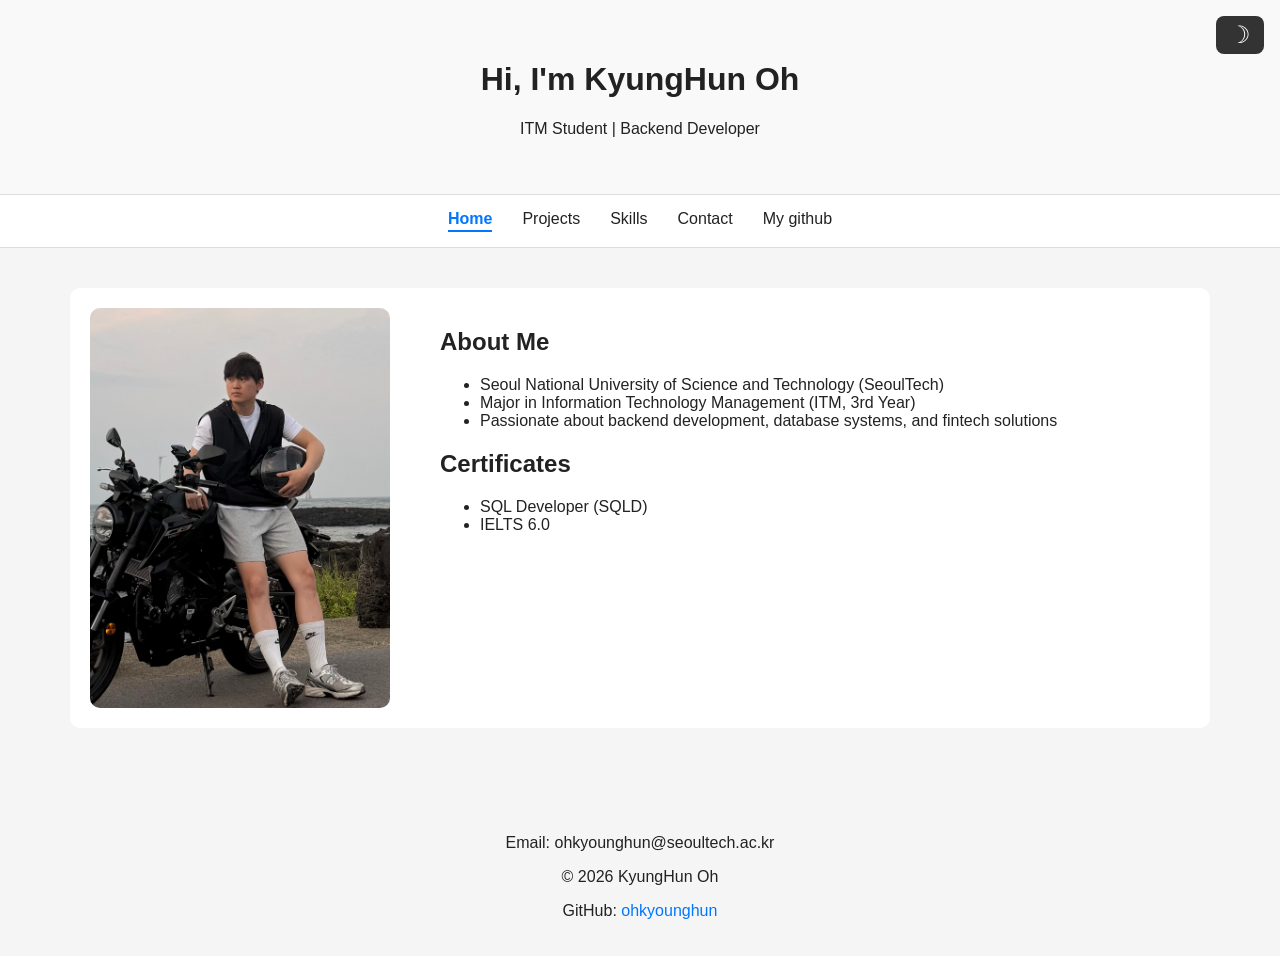
<file: index.html>
<!DOCTYPE html> <!-- Tells the browser this is an HTML5 document -->
<html lang="en"> <!-- Sets the page language to English -->

<head>
    <meta charset="UTF-8"> <!-- Supports all characters including Korean -->
    <meta name="viewport" content="width=device-width, initial-scale=1.0"> <!-- Makes the page responsive on mobile -->
    <title>My portfolio</title>
    <link rel="stylesheet" href="styles.css"> <!-- Link to external CSS file -->
    <script src="script.js" defer></script>
    <!-- Link to external JavaScript file, defer loads it after HTML parsing -->
</head>

<body>
    <!-- header: semantic tag for the top section of the page -->
    <header>
        <h1>Hi, I'm KyungHun Oh</h1> <!-- h1: the most important heading on the page -->
        <p>ITM Student | Backend Developer</p>
    </header>

    <!-- nav: semantic tag for the navigation bar -->
    <nav>
        <a href="index.html" class="active">Home</a> <!-- class="active" marks the current page link -->
        <a href="projects.html">Projects</a>
        <a href="skills.html">Skills</a>
        <a href="contact.html">Contact</a>
        <a href="github.html">My github</a>
        <button id="theme-btn">☽</button>
    </nav>

    <!-- main: semantic tag for the main content of the page -->
    <main>
        <section class="home-section">
            <img src="images/IMG_0297.jpg" alt="KyungHun Oh profile photo">
            <div>
                <h2>About Me</h2> <!-- h2: second level heading, used inside sections -->
                <ul> <!-- ul: unordered list (bullet points) -->
                    <li>Seoul National University of Science and Technology (SeoulTech)</li>
                    <li>Major in Information Technology Management (ITM, 3rd Year)</li>
                    <li>Passionate about backend development, database systems, and fintech solutions</li>
                </ul>
                <h2>Certificates</h2>
                <ul>
                    <li>SQL Developer (SQLD)</li>
                    <li>IELTS 6.0</li>
                </ul>
            </div>
        </section>
    </main>

    <!-- footer: semantic tag for the bottom section of the page -->
    <footer>
        <p>Email: ohkyounghun@seoultech.ac.kr</p>
        <p>© 2026 KyungHun Oh</p>
        <p>
            <!-- target="_blank": opens link in a new tab
                 rel="noopener noreferrer": security setting for external links -->
            GitHub: <a href="https://github.com/ohkyounghun" target="_blank" rel="noopener noreferrer">ohkyounghun</a>
        </p>
    </footer>
</body>

</html>
</file>
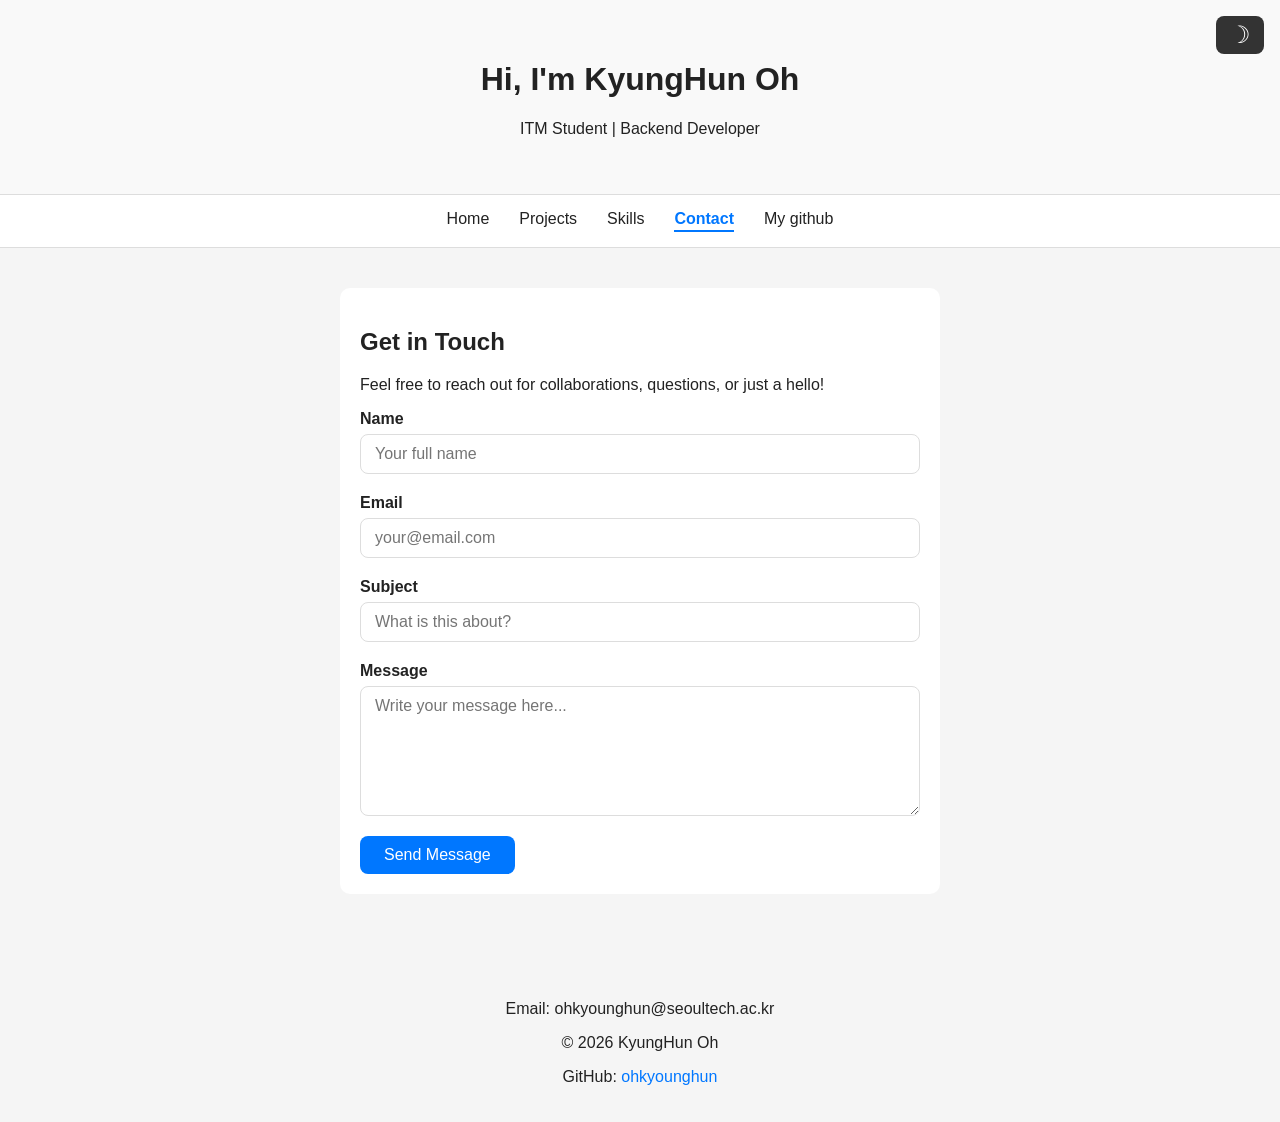
<file: contact.html>
<!DOCTYPE html>
<html lang="en">

<head>
    <meta charset="UTF-8">
    <meta name="viewport" content="width=device-width, initial-scale=1.0">
    <title>My Contact</title>
    <link rel="stylesheet" href="styles.css">
    <script src="script.js" defer></script>
</head>

<body>
    <header>
        <h1>Hi, I'm KyungHun Oh</h1>
        <p>ITM Student | Backend Developer</p>
    </header>

    <nav>
        <a href="index.html">Home</a>
        <a href="projects.html">Projects</a>
        <a href="skills.html">Skills</a>
        <a href="contact.html" class="active">Contact</a> <!-- class="active" marks the current page link -->
        <a href="github.html">My github</a>
        <button id="theme-btn">☽</button>
    </nav>

    <main>
        <!-- .contact-container: centers the form and limits its width to 600px -->
        <div class="contact-container">
            <section>
                <h2>Get in Touch</h2>
                <p>Feel free to reach out for collaborations, questions, or just a hello!</p>

                <!-- form: user input area (non-functional at this stage, layout only) -->
                <form>
                    <!-- .form-group: groups one label and one input together vertically -->
                    <div class="form-group">
                        <!-- for="name" connects this label to the input with id="name"
                             Clicking the label will focus the input -->
                        <label for="name">Name</label>
                        <input type="text" id="name" name="name" placeholder="Your full name">
                    </div>

                    <div class="form-group">
                        <!-- type="email": browser will validate the email format -->
                        <label for="email">Email</label>
                        <input type="email" id="email" name="email" placeholder="your@email.com">
                    </div>

                    <div class="form-group">
                        <label for="subject">Subject</label>
                        <input type="text" id="subject" name="subject" placeholder="What is this about?">
                        <!-- single-line text input -->
                    </div>

                    <div class="form-group">
                        <!-- textarea: multi-line text input, rows sets the initial height -->
                        <label for="message">Message</label>
                        <textarea id="message" name="message" rows="6"
                            placeholder="Write your message here..."></textarea>
                        <!-- multi-line text input -->
                    </div>

                    <!-- type="submit": submits the form when clicked -->
                    <button type="submit" class="submit-btn">Send Message</button>
                </form>
            </section>
        </div>
    </main>

    <footer>
        <p>Email: ohkyounghun@seoultech.ac.kr</p>
        <p>© 2026 KyungHun Oh</p>
        <p>
            GitHub: <a href="https://github.com/ohkyounghun" target="_blank" rel="noopener noreferrer">ohkyounghun</a>
        </p>
    </footer>
</body>

</html>
</file>
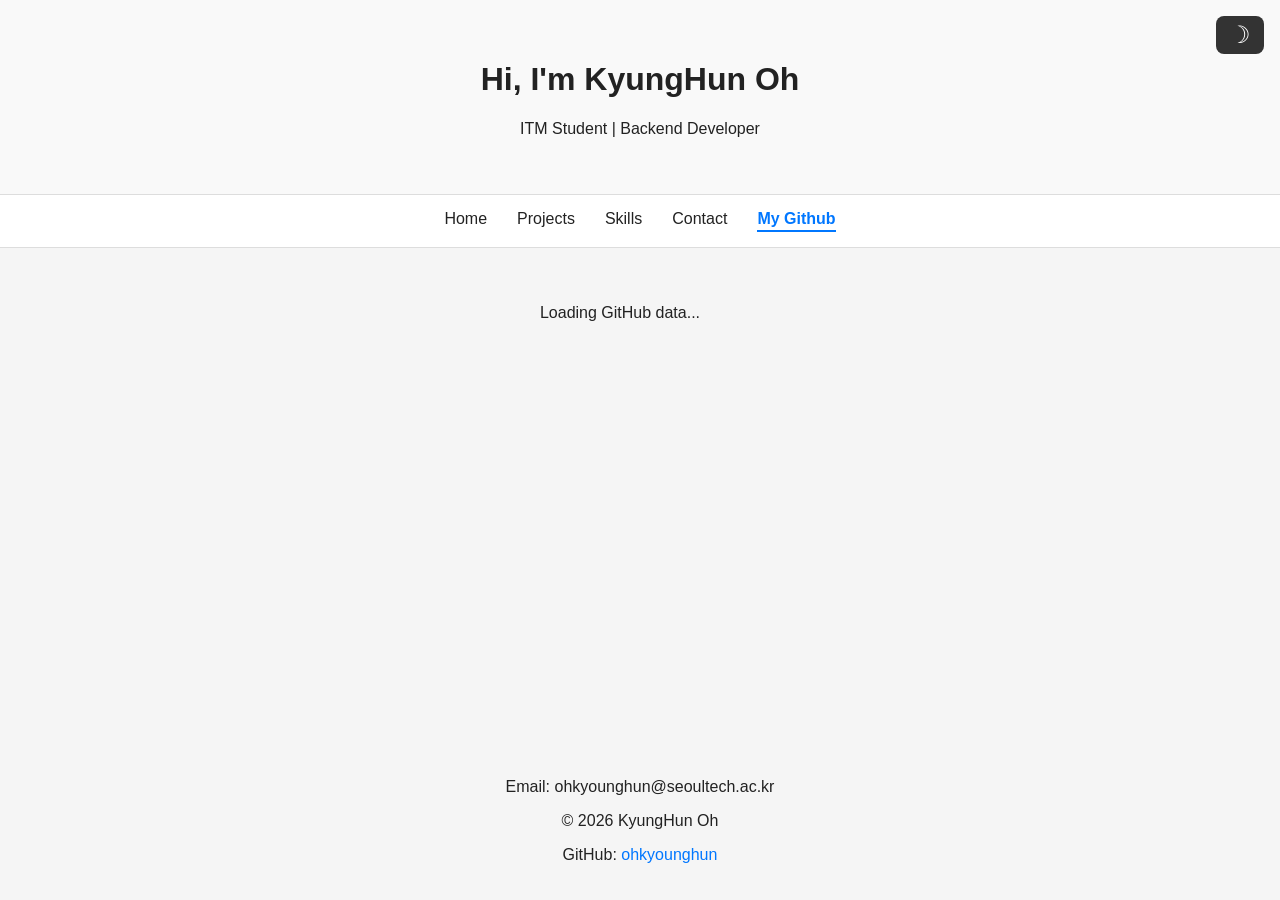
<file: github.html>
<!DOCTYPE html>
<html lang="en">

<head>
    <meta charset="UTF-8">
    <meta name="viewport" content="width=device-width, initial-scale=1.0">
    <title>My github</title>
    <link rel="stylesheet" href="styles.css">
    <script src="script.js" defer></script>
</head>

<body>

    <header>
        <h1>Hi, I'm KyungHun Oh</h1> <!-- h1: the most important heading on the page -->
        <p>ITM Student | Backend Developer</p>
    </header>

    <nav>
        <a href="index.html">Home</a>
        <a href="projects.html">Projects</a>
        <a href="skills.html">Skills</a>
        <a href="contact.html">Contact</a>
        <a href="github.html" class="active">My Github</a> <!-- class="active" marks the current page link -->
        <button id="theme-btn">☽</button>
    </nav>

    <main>

        <p id="status-message">Loading GitHub data...</p>

        <div class="github-container">

            <div id="profile"></div>

            <div id="repos"></div>

        </div>
    </main>

    <footer>
        <p>Email: ohkyounghun@seoultech.ac.kr</p>
        <p>© 2026 KyungHun Oh</p>
        <p>
            GitHub: <a href="https://github.com/ohkyounghun" target="_blank" rel="noopener noreferrer">ohkyounghun</a>
        </p>
    </footer>
</body>

</html>
</file>
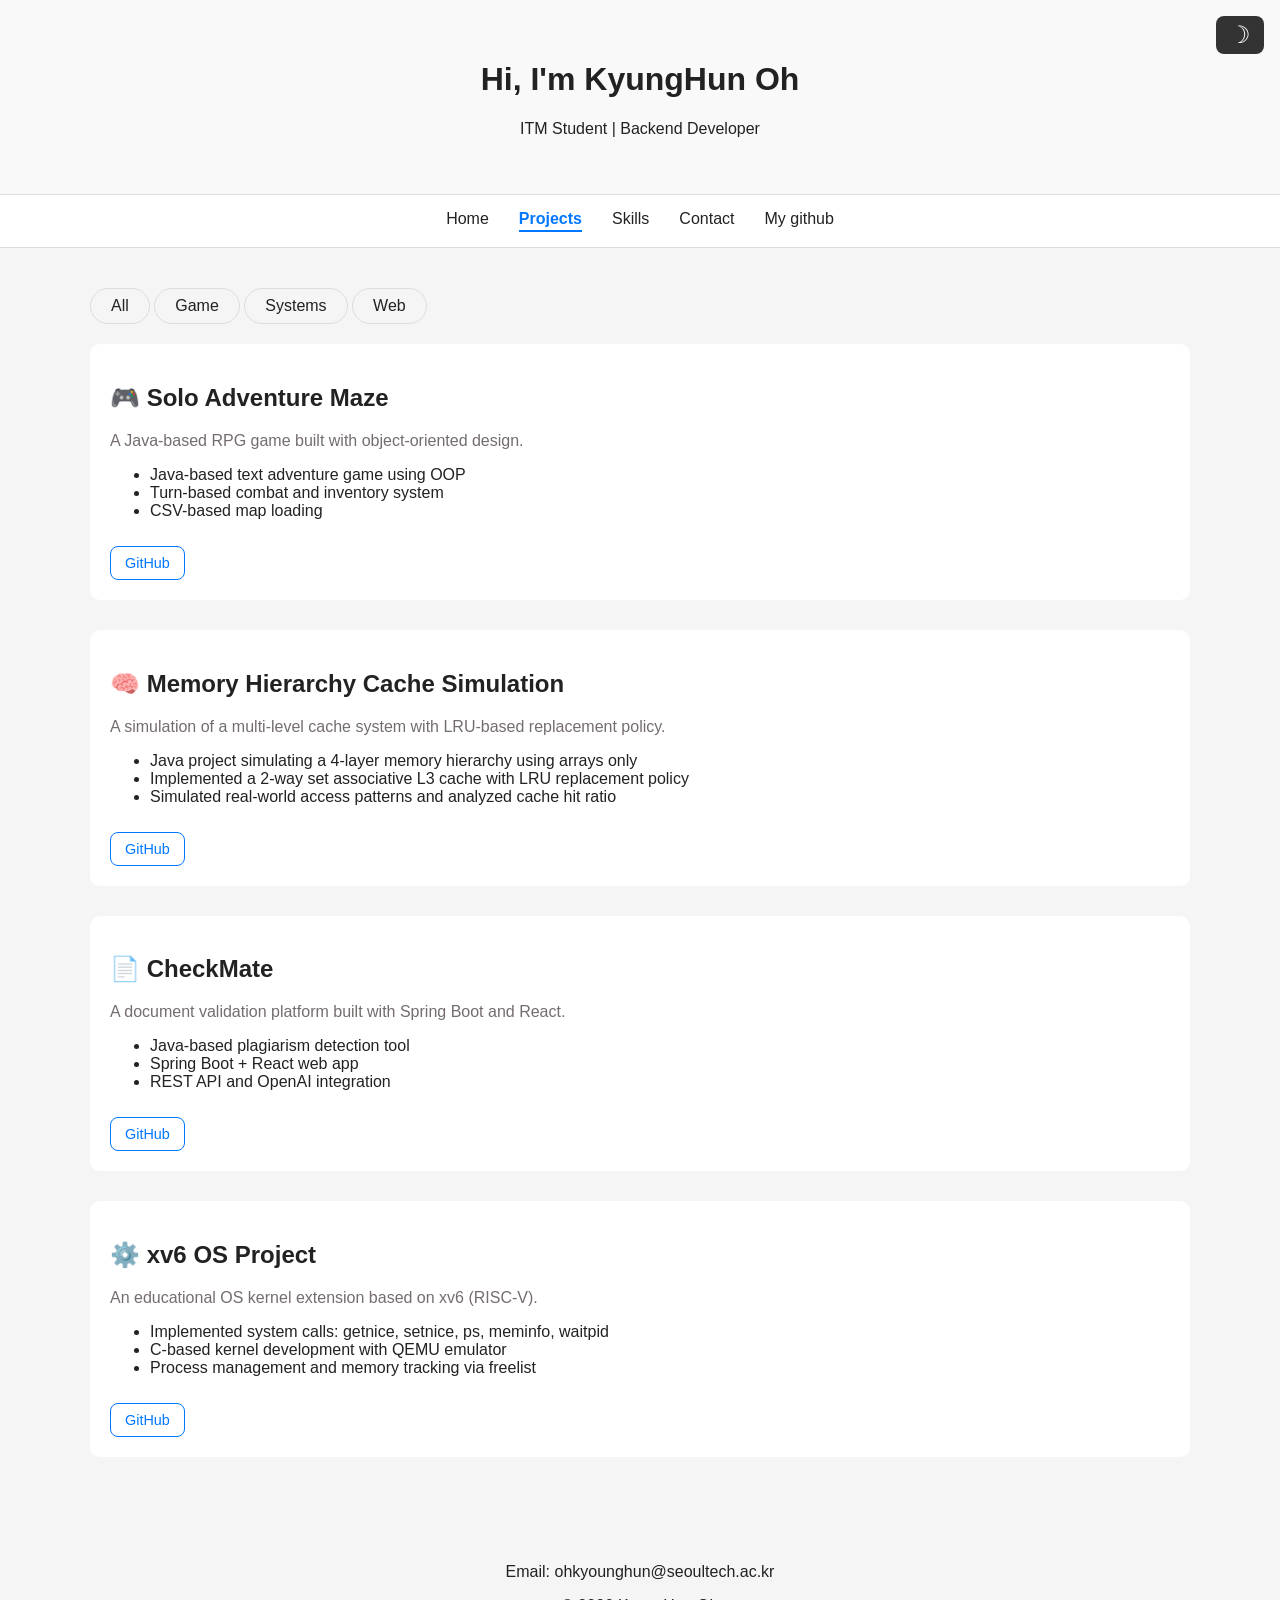
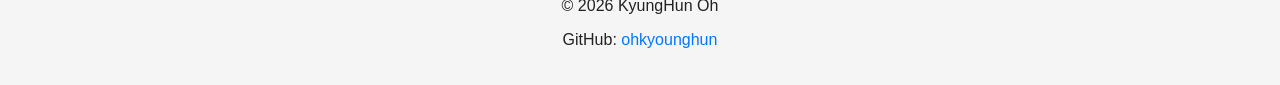
<file: projects.html>
<!DOCTYPE html>
<html lang="en">

<head>
    <meta charset="UTF-8">
    <meta name="viewport" content="width=device-width, initial-scale=1.0">
    <title>My projects</title>
    <link rel="stylesheet" href="styles.css">
    <script src="script.js" defer></script>
</head>

<body>
    <header>
        <h1>Hi, I'm KyungHun Oh</h1>
        <p>ITM Student | Backend Developer</p>
    </header>

    <nav>
        <a href="index.html">Home</a>
        <a href="projects.html" class="active">Projects</a> <!-- class="active" marks the current page link -->
        <a href="skills.html">Skills</a>
        <a href="contact.html">Contact</a>
        <a href="github.html">My github</a>
        <button id="theme-btn">☽</button>
    </nav>

    <main>
        <!-- .projects-container: wraps all project cards and limits the max width -->
        <div class="projects-container">


            <button class="filter-btn" data-filter="all">All</button>
            <button class="filter-btn" data-filter="game">Game</button>
            <button class="filter-btn" data-filter="systems">Systems</button>
            <button class="filter-btn" data-filter="web">Web</button>



            <!-- Each section is one project card -->
            <section data-category="game">
                <h2>🎮 Solo Adventure Maze</h2>
                <p class="project-summary">A Java-based RPG game built with object-oriented design.</p>
                <!-- Short description shown in gray -->
                <ul>
                    <li>Java-based text adventure game using OOP</li>
                    <li>Turn-based combat and inventory system</li>
                    <li>CSV-based map loading</li>
                </ul>
                <!-- class="github-btn": applies the button style defined in CSS -->
                <a href="https://github.com/gunuzello/ITM2-1_CL_TeamProject_MazeGame" target="_blank"
                    rel="noopener noreferrer" class="github-btn">
                    GitHub
                </a>
                <!-- for security , rel="noopener noreferrer" is needed -->
            </section>

            <section data-category="systems">
                <h2>🧠 Memory Hierarchy Cache Simulation</h2>
                <p class="project-summary">A simulation of a multi-level cache system with LRU-based replacement policy.
                </p>
                <ul>
                    <li>Java project simulating a 4-layer memory hierarchy using arrays only</li>
                    <li>Implemented a 2-way set associative L3 cache with LRU replacement policy</li>
                    <li>Simulated real-world access patterns and analyzed cache hit ratio</li>
                </ul>
                <a href="https://github.com/ohkyounghun/CS-TeamProject" target="_blank" rel="noopener noreferrer"
                    class="github-btn">
                    GitHub</a>
            </section>

            <section data-category="web">
                <h2>📄 CheckMate</h2>
                <p class="project-summary">A document validation platform built with Spring Boot and React.</p>
                <ul>
                    <li>Java-based plagiarism detection tool</li>
                    <li>Spring Boot + React web app</li>
                    <li>REST API and OpenAI integration</li>
                </ul>
                <a href="https://github.com/kwon-dohun/oss_teamproject2025" target="_blank" rel="noopener noreferrer"
                    class="github-btn">GitHub</a>
            </section>

            <section data-category="systems">
                <h2>⚙️ xv6 OS Project</h2>
                <p class="project-summary">An educational OS kernel extension based on xv6 (RISC-V).</p>
                <ul>
                    <li>Implemented system calls: getnice, setnice, ps, meminfo, waitpid</li>
                    <li>C-based kernel development with QEMU emulator</li>
                    <li>Process management and memory tracking via freelist</li>
                </ul>
                <a href="https://github.com/ohkyounghun/XV6-Project" target="_blank" rel="noopener noreferrer"
                    class="github-btn">
                    GitHub
                </a>
            </section>

        </div>
    </main>

    <footer>
        <p>Email: ohkyounghun@seoultech.ac.kr</p>
        <p>© 2026 KyungHun Oh</p>
        <p>
            GitHub: <a href="https://github.com/ohkyounghun" target="_blank" rel="noopener noreferrer">ohkyounghun</a>
        </p>
    </footer>
</body>

</html>
</file>
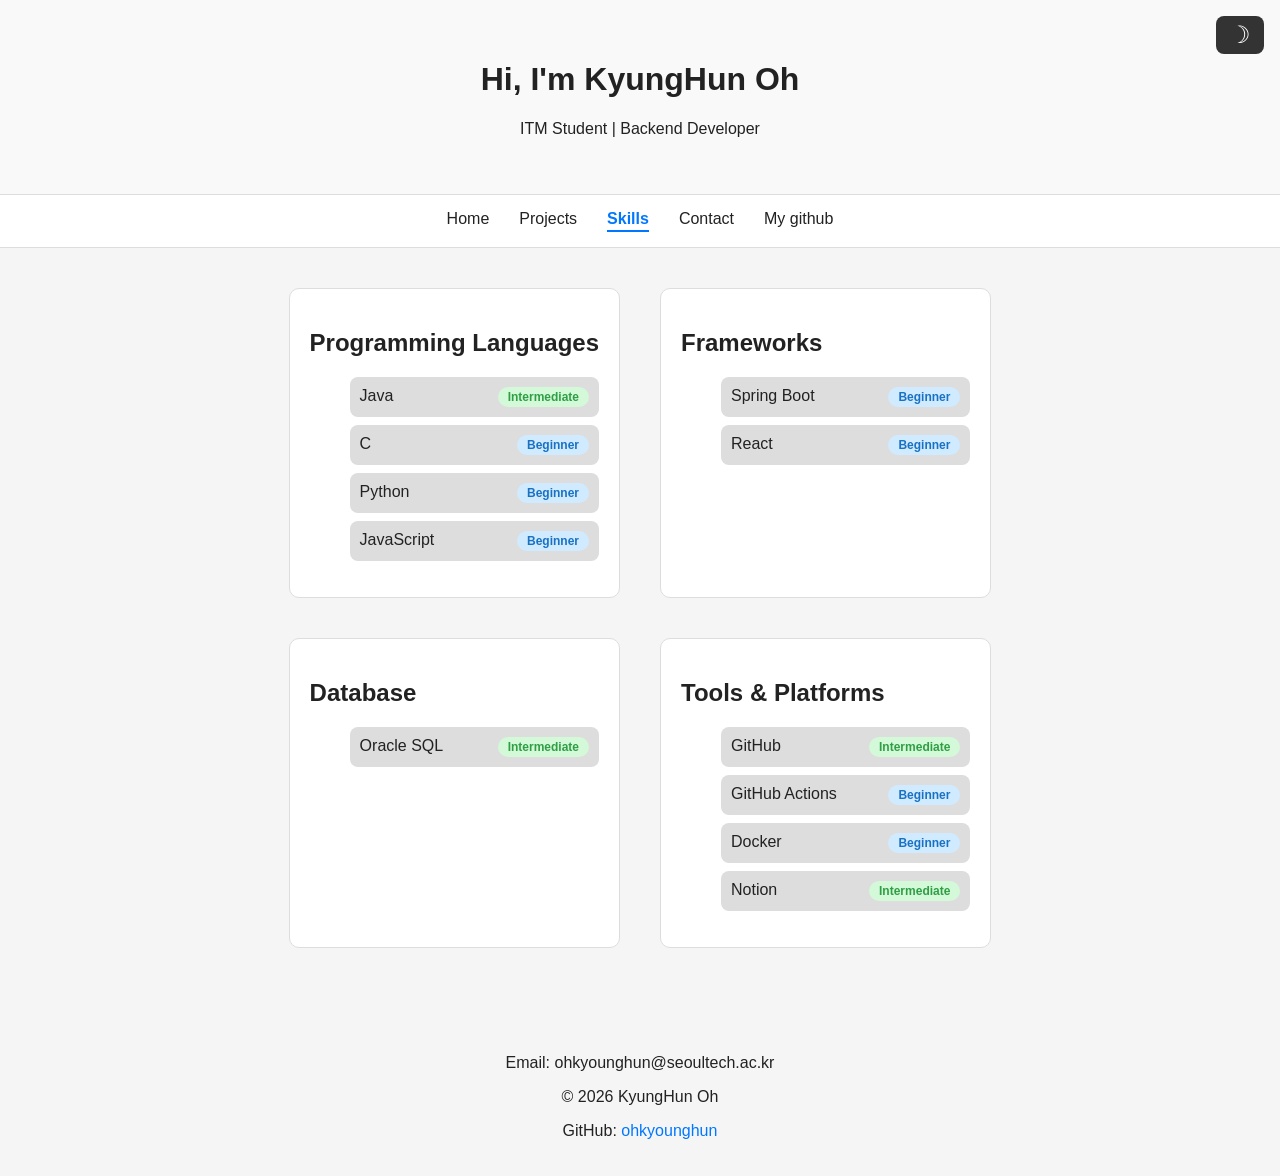
<file: skills.html>
<!DOCTYPE html>
<html lang="en">

<head>
    <meta charset="UTF-8">
    <meta name="viewport" content="width=device-width, initial-scale=1.0">
    <title>My Skills</title>
    <link rel="stylesheet" href="styles.css">
    <script src="script.js" defer></script>
</head>

<body>
    <header>
        <h1>Hi, I'm KyungHun Oh</h1>
        <p>ITM Student | Backend Developer</p>
    </header>

    <nav>
        <a href="index.html">Home</a>
        <a href="projects.html">Projects</a>
        <a href="skills.html" class="active">Skills</a> <!-- class="active" marks the current page link -->
        <a href="contact.html">Contact</a>
        <a href="github.html">My github</a>
        <button id="theme-btn">☽</button>
    </nav>

    <main>
        <!-- .skills-grid: CSS Grid container that creates a 2-column layout -->
        <div class="skills-grid">

            <section>
                <h2>Programming Languages</h2>
                <ul>
                    <!-- Each li has two spans: skill name (left) and level badge (right)
                         They are pushed apart using justify-content: space-between in CSS -->
                    <li><span>Java</span><span class="badge intermediate">Intermediate</span></li>
                    <li><span>C</span><span class="badge beginner">Beginner</span></li>
                    <li><span>Python</span><span class="badge beginner">Beginner</span></li>
                    <li><span>JavaScript</span><span class="badge beginner">Beginner</span></li>
                </ul>
            </section>

            <section>
                <h2>Frameworks</h2>
                <ul>
                    <li><span>Spring Boot</span><span class="badge beginner">Beginner</span></li>
                    <li><span>React</span><span class="badge beginner">Beginner</span></li>
                </ul>
            </section>

            <section>
                <h2>Database</h2>
                <ul>
                    <li><span>Oracle SQL</span><span class="badge intermediate">Intermediate</span></li>
                </ul>
            </section>

            <section>
                <h2>Tools & Platforms</h2>
                <ul>
                    <li><span>GitHub</span><span class="badge intermediate">Intermediate</span></li>
                    <li><span>GitHub Actions</span><span class="badge beginner">Beginner</span></li>
                    <li><span>Docker</span><span class="badge beginner">Beginner</span></li>
                    <li><span>Notion</span><span class="badge intermediate">Intermediate</span></li>
                </ul>
            </section>

        </div>
    </main>

    <footer>
        <p>Email: ohkyounghun@seoultech.ac.kr</p>
        <p>© 2026 KyungHun Oh</p>
        <p>
            GitHub: <a href="https://github.com/ohkyounghun" target="_blank" rel="noopener noreferrer">ohkyounghun</a>
        </p>
    </footer>
</body>

</html>
</file>
<file: styles.css>
/* =====================
   BASE LAYOUT
   ===================== */

:root {
    --bg-color: #f5f5f5;
    --text-color: #222;
    --surface-color: white;
    --header-color: #f9f9f9;
    --border-color: #ddd;
    --accent-color: #0077ff;
    --btn-bg: #333;
    --btn-color: white;
}

body.dark-theme {
    --bg-color: #1a1a1a;
    --text-color: #f0f0f0;
    --surface-color: #2a2a2a;
    --header-color: #242424;
    --border-color: #444;
    --accent-color: #4da3ff;
    --btn-bg: #f0f0f0;
    --btn-color: #333;
}

/* Make body a vertical flex container so header, nav, main, footer stack on top of each other.
   min-height: 100vh means the page is always at least as tall as the screen,
   so the footer never floats up when content is short. */
body {
    display: flex;
    flex-direction: column;
    min-height: 100vh;
    margin: 0;
    font-family: -apple-system, BlinkMacSystemFont, "Segoe UI", Roboto, sans-serif;
    background-color: var(--bg-color);
    color: var(--text-color);
    transition: background-color 0.3s, color 0.3s;
    /* Remove default browser margin */
}

/* =====================
   SEMANTIC TAGS
   ===================== */

header {
    text-align: center;
    padding: 40px 20px;
    background-color: var(--header-color);
    border-bottom: 1px solid var(--border-color);
}

/* Make nav links sit side by side using flex */
nav {
    display: flex;
    justify-content: center;
    /* Center the links horizontally */
    gap: 30px;
    /* Space between each link */
    background-color: var(--surface-color);
    border-bottom: 1px solid var(--border-color);
    padding: 15px 20px;
    /* up down , left right */
}

#theme-btn {
    font-size: 1.5rem;
    position: fixed;
    top: 16px;
    right: 16px;
    width: 48px;
    height: 38px;
    background: var(--btn-bg);
    color: var(--btn-color);
    border-radius: 8px;
    border: none;
}

/* Default link style - no underline */
nav a {
    color: var(--text-color);
    text-decoration: none;
}

/* Active link = the page you are currently on.
   Added class="active" in HTML on the current page's link. */
nav a.active {
    color: var(--accent-color);
    font-weight: bold;
    border-bottom: 2px solid var(--accent-color);
    padding-bottom: 2px;
}

/* Keep visited links the same color (browsers turn them purple by default) */
nav a:visited {
    color: var(--text-color);
}

/* Change color when mouse hovers over a link */
nav a:hover {
    color: var(--accent-color);
}

/* flex: 1 means main takes up all leftover space,
   which pushes the footer down to the bottom of the page */
main {
    flex: 1;
    display: flex;
    justify-content: center;
    /* Center the content inside */
    padding: 40px 20px;
}

/* =====================
   HOME PAGE LAYOUT
   ===================== */
.home-section {
    display: flex;
    justify-content: start;
    /* ← flex-start 에서 변경 */
    gap: 50px;
    width: 90%;
    max-width: 1100px;
}

.home-section img {
    width: 300px;
    max-height: 430px;
    border-radius: 10px;
}


/* =====================
   CARD (section)
   ===================== */

/* Every section looks like a white card */
section {
    margin-bottom: 30px;
    background: var(--surface-color);
    padding: 20px;
    border-radius: 10px;
}

/* =====================
   PROJECTS PAGE
   ===================== */
.projects-container {
    width: 90%;
    max-width: 1100px;
}

.project-summary {
    margin-top: 10px;
    color: rgb(117, 109, 109);
    font-size: 16px;
}

/* GitHub button - outlined style by default */
.github-btn {
    display: inline-block;
    margin-top: 10px;
    padding: 8px 14px;
    border: 1px solid var(--accent-color);
    border-radius: 8px;
    font-size: 0.9rem;
    color: var(--accent-color);
    text-decoration: none;
}

/* Fill with blue when hovered */
.github-btn:hover {
    background-color: var(--accent-color);
    color: var(--surface-color);
}

.filter-btn {
    flex: 1;
    padding: 8px 20px;
    border: 1px solid var(--border-color);
    border-radius: 20px;
    margin-bottom: 20px;
    background: var(--bg-color);
    color: var(--text-color);
    cursor: pointer;
    font-size: 1rem;
}

.filter-btn:hover {
    background: var(--accent-color);
    color: white;
    border-color: var(--accent-color);
}

/* =====================
   FOOTER
   ===================== */

footer {
    text-align: center;
    padding: 20px;
}

footer a {
    color: var(--accent-color);
    text-decoration: none;
}

footer a:hover {
    text-decoration: underline;
}

/* =====================
   SKILLS PAGE
   ===================== */

/* 2-column grid layout for skill sections */
.skills-grid {
    display: grid;
    grid-template-columns: 1fr 1fr;
    /* Two equal columns */
    gap: 10px 40px;
    /* Row gap 10px, column gap 40px */
}

.skills-grid section {
    border: 1px solid var(--border-color);
}

/* Each skill row: name on the left, badge on the right */
.skills-grid li {
    display: flex;
    justify-content: space-between;
    /* Push name and badge to opposite ends */
    align-items: flex-start;
    padding: 10px;
    background: var(--border-color);
    border-radius: 8px;
    margin-bottom: 8px;
    list-style: none;

    /* Remove the default bullet point */
}

/* =====================
   SKILL LEVEL BADGES
   ===================== */

.badge {
    font-size: 0.75rem;
    font-weight: bold;
    padding: 3px 10px;
    border-radius: 20px;
    /* Pill shape */
    white-space: nowrap;
    /* Never wrap to next line */
}

/* Blue = Beginner */
.badge.beginner {
    background-color: #d0ebff;
    color: #1971c2;
}

/* Green = Intermediate */
.badge.intermediate {
    background-color: #d3f9d8;
    color: #2f9e44;
}

/* Orange = Advanced */
.badge.advanced {
    background-color: #ffe8cc;
    color: #e67700;
}


/* =====================
   CONTACT PAGE
   ===================== */

/* Keep the form centered and not too wide */
.contact-container {
    width: 90%;
    max-width: 600px;
}

/* Each .form-group stacks its label on top of its input */
.form-group {
    display: flex;
    flex-direction: column;
    margin-bottom: 20px;
}

.form-group label {
    font-weight: bold;
    margin-bottom: 6px;
    color: var(--text-color);
}

/* Same style for both text inputs and the textarea */
.form-group input,
.form-group textarea {
    padding: 10px 14px;
    border: 1px solid var(--border-color);
    border-radius: 8px;
    font-size: 1rem;
    font-family: inherit;
    /* Use same font as the rest of the page */
    background-color: var(--surface-color);
    outline: none;
    /* Remove the default browser focus ring */
}

/* Blue border when the user clicks on an input */
.form-group input:focus,
.form-group textarea:focus {
    border-color: var(--accent-color);
    background-color: var(--surface-color);
}

/* Submit button */
.submit-btn {
    padding: 10px 24px;
    background-color: var(--accent-color);
    color: var(--surface-color);
    border: none;
    border-radius: 8px;
    font-size: 1rem;
    cursor: pointer;
    /* Show a hand cursor on hover */
}

/* =====================
   GITHUB PAGE
   ===================== */

#profile {
    text-align: center;
    margin-bottom: 50px;
}

#profile img {
    width: 170px;
    height: 170px;
    border-radius: 50%;
    object-fit: cover;
}

.github-container #repos {
    display: grid;
    grid-template-columns: 1fr 1fr;
    gap: 10px 40px;
}

#repos section h3 a {
    text-decoration: none;
    color: var(--text-color);
}

#repos section h3 a:hover {
    color: var(--accent-color);
}

#repos-title {
    grid-column: 1 / -1;
}

/* =====================
   RESPONSIVE - MOBILE (0 ~ 480px)
   ===================== */

@media (max-width: 480px) {

    /* Stack nav links vertically on small screens */
    h1 {
        font-size: 1.5rem;
    }

    nav {
        flex-direction: column;
        align-items: flex-start;
        gap: 12px;
    }

    .home-section {
        flex-direction: column
    }

    .home-section img {
        width: 100%;
        max-height: 300px;
        object-fit: cover;
        border-radius: 10px;
    }

    /* Switch skills from 2 columns to 1 column */
    .skills-grid {
        grid-template-columns: 1fr;
    }

    .github-container #repos {
        grid-template-columns: 1fr;
    }
}

/* =====================
   RESPONSIVE - TABLET (481px ~ 768px)
   ===================== */

@media (min-width: 481px) and (max-width: 768px) {
    nav {
        flex-direction: column;
        align-items: center;
        gap: 12px;
    }

    .home-section {
        flex-direction: column;
        align-items: center;
    }
}
</file>
